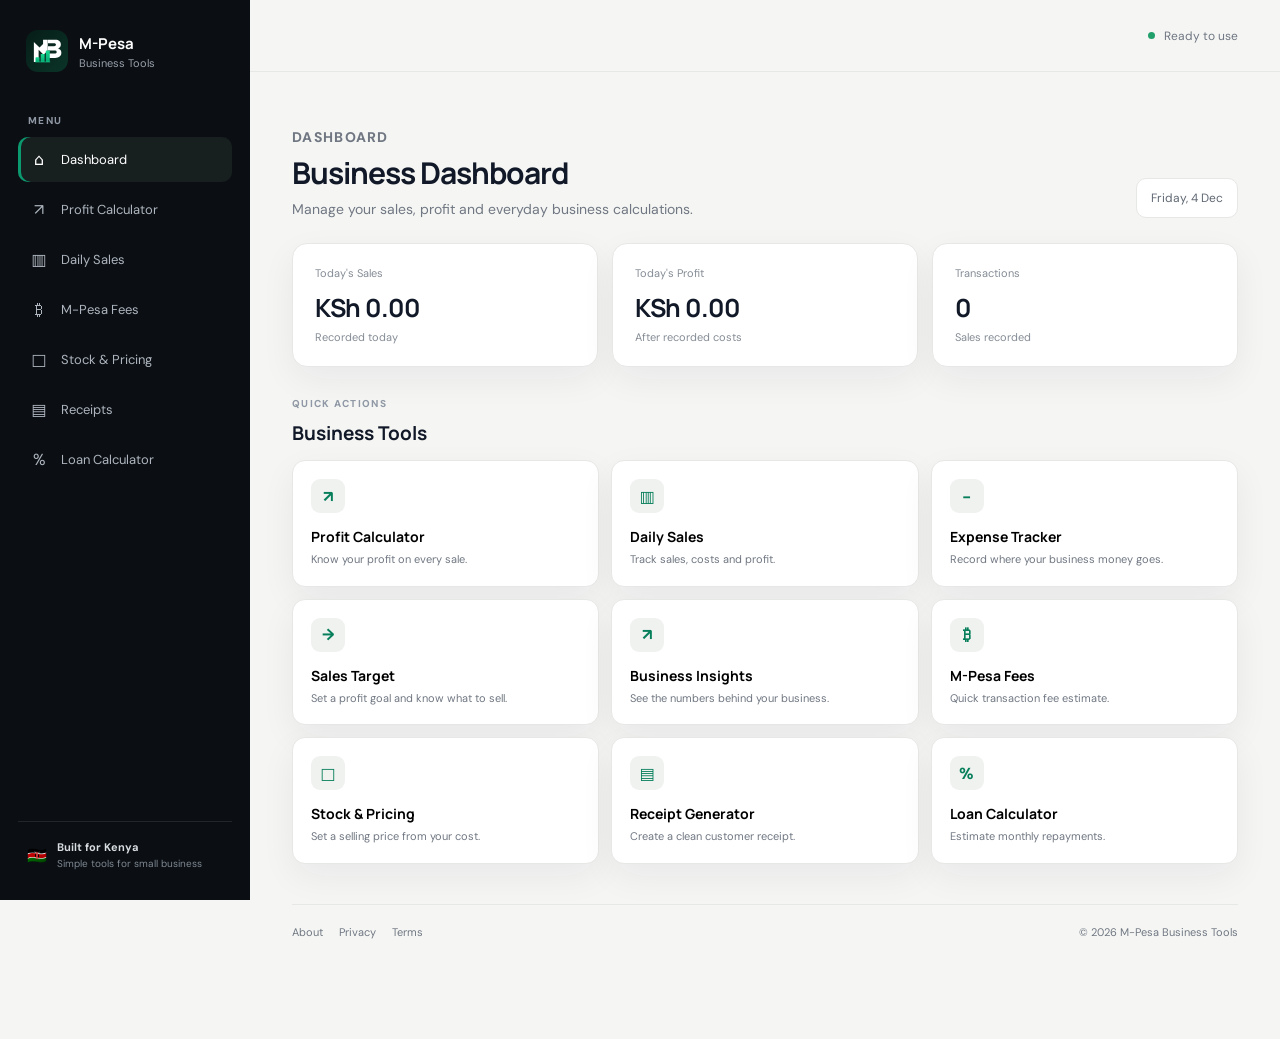
<file: index.html>
<!doctype html>
<html lang="en">
<head>
<meta charset="UTF-8">
<meta name="viewport" content="width=device-width,initial-scale=1,viewport-fit=cover">
<meta name="theme-color" content="#0b0f14">
<meta name="description" content="M-Pesa Business Tools helps Kenyan entrepreneurs track sales, calculate profit, create receipts and manage everyday business numbers.">
<link rel="manifest" href="manifest.webmanifest">
<link rel="icon" href="icon.svg">
<title>M-Pesa Business Tools</title>
<link rel="stylesheet" href="styles.css">
</head>
<body>
<div class="app-shell">
<aside class="sidebar">
  <div class="side-brand"><img class="brand-logo" src="icon.svg" alt="MB logo"><div><strong>M-Pesa</strong><span>Business Tools</span></div></div>
  <div class="side-label">MENU</div>
  <nav class="side-nav">
    <button data-nav="home" class="active"><span class="nav-icon">⌂</span>Dashboard</button>
    <button data-nav="profit"><span class="nav-icon">↗</span>Profit Calculator</button>
    <button data-nav="sales"><span class="nav-icon">▥</span>Daily Sales</button>
    <button data-nav="fees"><span class="nav-icon">₿</span>M-Pesa Fees</button>
    <button data-nav="stock"><span class="nav-icon">□</span>Stock & Pricing</button>
    <button data-nav="receipt"><span class="nav-icon">▤</span>Receipts</button>
    <button data-nav="loan"><span class="nav-icon">%</span>Loan Calculator</button>
  </nav>
  <div class="side-footer"><span>🇰🇪</span><div><strong>Built for Kenya</strong><small>Simple tools for small business</small></div></div>
</aside>

<div class="main-shell">
<header class="topbar">
  <div class="mobile-brand"><img class="brand-logo" src="icon.svg" alt="MB logo"><strong>M-Pesa Business Tools</strong></div>
  <div class="top-actions"><span class="status-dot"></span><span class="online">Ready to use</span><button id="installBtn" class="install-btn hidden">Install App</button></div>
</header>

<main>
<section id="home" class="view active">
  <div class="page-head dashboard-head">
    <div><p class="eyebrow">DASHBOARD</p><h1>Business Dashboard</h1><p>Manage your sales, profit and everyday business calculations.</p></div>
    <div class="date-chip" id="homeDate"></div>
  </div>

  <div class="dashboard-stats">
    <div class="card dashboard-stat"><span>Today's Sales</span><strong id="homeSales">KSh 0.00</strong><small>Recorded today</small></div>
    <div class="card dashboard-stat"><span>Today's Profit</span><strong id="homeProfit">KSh 0.00</strong><small>After recorded costs</small></div>
    <div class="card dashboard-stat"><span>Transactions</span><strong id="homeTransactions">0</strong><small>Sales recorded</small></div>
  </div>

  <div class="section-heading dashboard-section"><div><p class="eyebrow">QUICK ACTIONS</p><h2>Business Tools</h2></div></div>
  <div class="grid" id="toolGrid"></div>
  <div class="dashboard-links"><a href="./about.html">About</a><a href="./privacy.html">Privacy</a><a href="./terms.html">Terms</a><span>© 2026 M-Pesa Business Tools</span></div>
</section>

<section id="profit" class="view tool-page theme-profit">
  <button class="back" data-nav="home">← Dashboard</button>
  <div class="money-head"><div class="page-head"><p class="eyebrow">MONEY TOOL</p><h1>Profit Calculator</h1><p>See exactly what you make on every sale.</p></div><div class="money-art"><span class="money-note">KSh</span><span class="money-coin">+</span></div></div>
  <div class="card form"><label>Buying price <input id="buyPrice" type="number" min="0" placeholder="80"></label><label>Selling price <input id="sellPrice" type="number" min="0" placeholder="120"></label><label>Quantity <input id="qty" type="number" min="1" value="1"></label><button class="primary" onclick="calcProfit()">Calculate Profit <span>→</span></button></div>
  <div id="profitResult" class="result"></div>
</section>

<section id="sales" class="view tool-page theme-sales">
  <button class="back" data-nav="home">← Dashboard</button>
  <div class="money-head"><div class="sectionTitle"><div><p class="eyebrow">MONEY TRACKER</p><h1>Daily Sales</h1><p id="salesDate"></p></div><button class="small" onclick="clearSales()">Clear day</button></div><div class="money-art"><span class="money-note">KSh</span><span class="money-coin">+</span></div></div>
  <div class="card form"><label>Product / service <input id="saleName" placeholder="e.g. Samosa"></label><div class="two"><label>Sale amount <input id="saleAmount" type="number" min="0" placeholder="50"></label><label>Cost <input id="saleCost" type="number" min="0" placeholder="25"></label></div><button class="primary" onclick="addSale()">+ Add Sale</button></div>
  <div id="salesList"></div><div id="salesSummary" class="result"></div>
</section>

<section id="fees" class="view tool-page theme-fees">
  <button class="back" data-nav="home">← Dashboard</button>
  <div class="money-head"><div class="page-head"><p class="eyebrow">MONEY TOOL</p><h1>M-Pesa Fee Calculator</h1><p>Get a quick transaction fee estimate.</p></div><div class="money-art"><span class="money-note">KSh</span><span class="money-coin">↔</span></div></div>
  <div class="notice">Use this as an estimate and confirm the current Safaricom tariff before relying on it.</div>
  <div class="card form"><label>Amount <input id="feeAmount" type="number" min="0" placeholder="1000"></label><label>Transaction type<select id="feeType"><option value="send">Send money</option><option value="withdraw">Withdrawal</option><option value="deposit">Deposit</option></select></label><button class="primary" onclick="calcFee()">Calculate Fee <span>→</span></button></div>
  <div id="feeResult" class="result"></div>
</section>

<section id="stock" class="view tool-page theme-stock">
  <button class="back" data-nav="home">← Dashboard</button>
  <div class="money-head"><div class="page-head"><p class="eyebrow">MONEY TOOL</p><h1>Stock & Pricing</h1><p>Find a selling price that protects your margin.</p></div><div class="money-art"><span class="money-note">KSh</span><span class="money-coin">%</span></div></div>
  <div class="card form"><label>Purchase cost <input id="stockCost" type="number" min="0" placeholder="100"></label><label>Desired profit margin % <input id="margin" type="number" min="0" max="99" value="30"></label><label>Quantity <input id="stockQty" type="number" min="1" value="1"></label><button class="primary" onclick="calcStock()">Calculate Price <span>→</span></button></div>
  <div id="stockResult" class="result"></div>
</section>

<section id="expenses" class="view tool-page theme-expenses">
  <button class="back" data-nav="home">← Dashboard</button>
  <div class="money-head"><div class="page-head"><p class="eyebrow">MONEY TRACKER</p><h1>Expense Tracker</h1><p>Keep your business costs visible and under control.</p></div><div class="money-art"><span class="money-note">KSh</span><span class="money-coin">−</span></div></div>
  <div class="card form"><label>Expense name <input id="expenseName" placeholder="e.g. Transport"></label><div class="two"><label>Amount <input id="expenseAmount" type="number" min="0" placeholder="500"></label><label>Category<select id="expenseCategory"><option>Stock</option><option>Transport</option><option>Rent</option><option>Food</option><option>Airtime</option><option>Utilities</option><option>Other</option></select></label></div><button class="primary" onclick="addExpense()">+ Add Expense</button></div>
  <div id="expenseList"></div><div id="expenseSummary" class="result"></div>
</section>

<section id="target" class="view tool-page theme-target">
  <button class="back" data-nav="home">← Dashboard</button>
  <div class="money-head"><div class="page-head"><p class="eyebrow">MONEY TARGET</p><h1>Sales Target</h1><p>Set a goal and know what you need to sell today.</p></div><div class="money-art"><span class="money-note">KSh</span><span class="money-coin">→</span></div></div>
  <div class="card form"><label>Daily profit target <input id="targetAmount" type="number" min="0" placeholder="3000"></label><label>Average profit per sale <input id="targetProfit" type="number" min="0" placeholder="100"></label><button class="primary" onclick="calcTarget()">Calculate My Target <span>→</span></button></div>
  <div id="targetResult" class="result"></div>
</section>

<section id="insights" class="view tool-page theme-insights">
  <button class="back" data-nav="home">← Dashboard</button>
  <div class="money-head"><div class="page-head"><p class="eyebrow">BUSINESS INSIGHTS</p><h1>Today's Numbers</h1><p>Turn your records into a simple business picture.</p></div><div class="money-art"><span class="money-note">KSh</span><span class="money-coin">↗</span></div></div>
  <div id="insightCards" class="insight-grid"></div>
  <div class="card insight-message" id="insightMessage"></div>
  <div class="card report-card">
    <div class="report-top">
      <div><p class="eyebrow">PAID BUSINESS REPORT</p><h2>Full Business Report</h2><p>Get a printable report of your recorded sales, expenses, profit and key numbers.</p></div>
      <div class="report-price">KSh 100</div>
    </div>
    <div class="payment-box">
      <strong>Pay KSh 100 via M-Pesa</strong>
      <p>Send KSh 100 to <b id="paymentNumber"></b></p>
      <button class="copy-pay" onclick="copyPaymentNumber()">Copy number</button>
      <label>Enter your M-Pesa transaction code <input id="reportCode" type="text" maxlength="20" placeholder="e.g. QAB123XYZ"></label>
      <button class="primary report-btn" onclick="submitReportPayment()">I Have Paid — Generate Report <span>→</span></button>
      <small class="payment-note">Payment is manually verified. Keep your M-Pesa confirmation message. Your report should only be treated as unlocked after the payment has been confirmed.</small>
    </div>
    <div id="reportOutput"></div>
  </div>
  <div class="card report-card">
    <div class="report-top">
      <div><p class="eyebrow">PAID BUSINESS REPORT</p><h2>Full Business Report</h2><p>Get a printable report of your recorded sales, expenses, profit and key numbers.</p></div>
      <div class="report-price">KSh 100</div>
    </div>
    <div class="payment-box">
      <strong>Pay KSh 100 via M-Pesa</strong>
      <p>Send KSh 100 to <b>0714082665</b></p>
      <button class="copy-pay" onclick="copyPaymentNumber()">Copy number</button>
      <label>Enter your M-Pesa transaction code <input id="reportCode" type="text" maxlength="20" placeholder="e.g. QAB123XYZ"></label>
      <button class="primary report-btn" onclick="submitReportPayment()">I Have Paid — Generate Report <span>→</span></button>
      <small class="payment-note">Payment is manually verified. Keep your M-Pesa confirmation message. Your report should only be treated as unlocked after the payment has been confirmed.</small>
    </div>
    <div id="reportOutput"></div>
  </div>
</section>

<section id="receipt" class="view tool-page theme-receipt">
  <button class="back" data-nav="home">← Dashboard</button>
  <div class="money-head"><div class="page-head"><p class="eyebrow">MONEY TOOL</p><h1>Receipt Generator</h1><p>Create a clean receipt and share it on WhatsApp.</p></div><div class="money-art"><span class="money-note">KSh</span><span class="money-coin">✓</span></div></div>
  <div class="card form"><label>Business name <input id="bizName" placeholder="My Business"></label><label>Customer <input id="customer" placeholder="Customer name"></label><label>Item <input id="receiptItem" placeholder="Product"></label><div class="two"><label>Quantity <input id="receiptQty" type="number" value="1"></label><label>Price <input id="receiptPrice" type="number" placeholder="100"></label></div><button class="primary" onclick="makeReceipt()">Generate Receipt <span>→</span></button></div>
  <div id="receiptOutput"></div>
</section>

<section id="loan" class="view tool-page theme-loan">
  <button class="back" data-nav="home">← Dashboard</button>
  <div class="money-head"><div class="page-head"><p class="eyebrow">MONEY TOOL</p><h1>Loan Calculator</h1><p>Estimate monthly repayments before you borrow.</p></div><div class="money-art"><span class="money-note">KSh</span><span class="money-coin">%</span></div></div>
  <div class="card form"><label>Loan amount <input id="loanAmount" type="number" placeholder="60000"></label><label>Annual interest % <input id="loanRate" type="number" value="18"></label><label>Term (months) <input id="loanMonths" type="number" value="6"></label><button class="primary" onclick="calcLoan()">Calculate Repayment <span>→</span></button></div>
  <div id="loanResult" class="result"></div>
</section>
</main>

<nav class="mobile-nav">
<button data-nav="home"><span>⌂</span>Home</button><button data-nav="profit"><span>↗</span>Profit</button><button data-nav="sales"><span>▥</span>Sales</button><button data-nav="receipt"><span>▤</span>Receipt</button>
</nav>
</div>
</div>
<script src="app.js"></script>
</body>
</html>
</file>
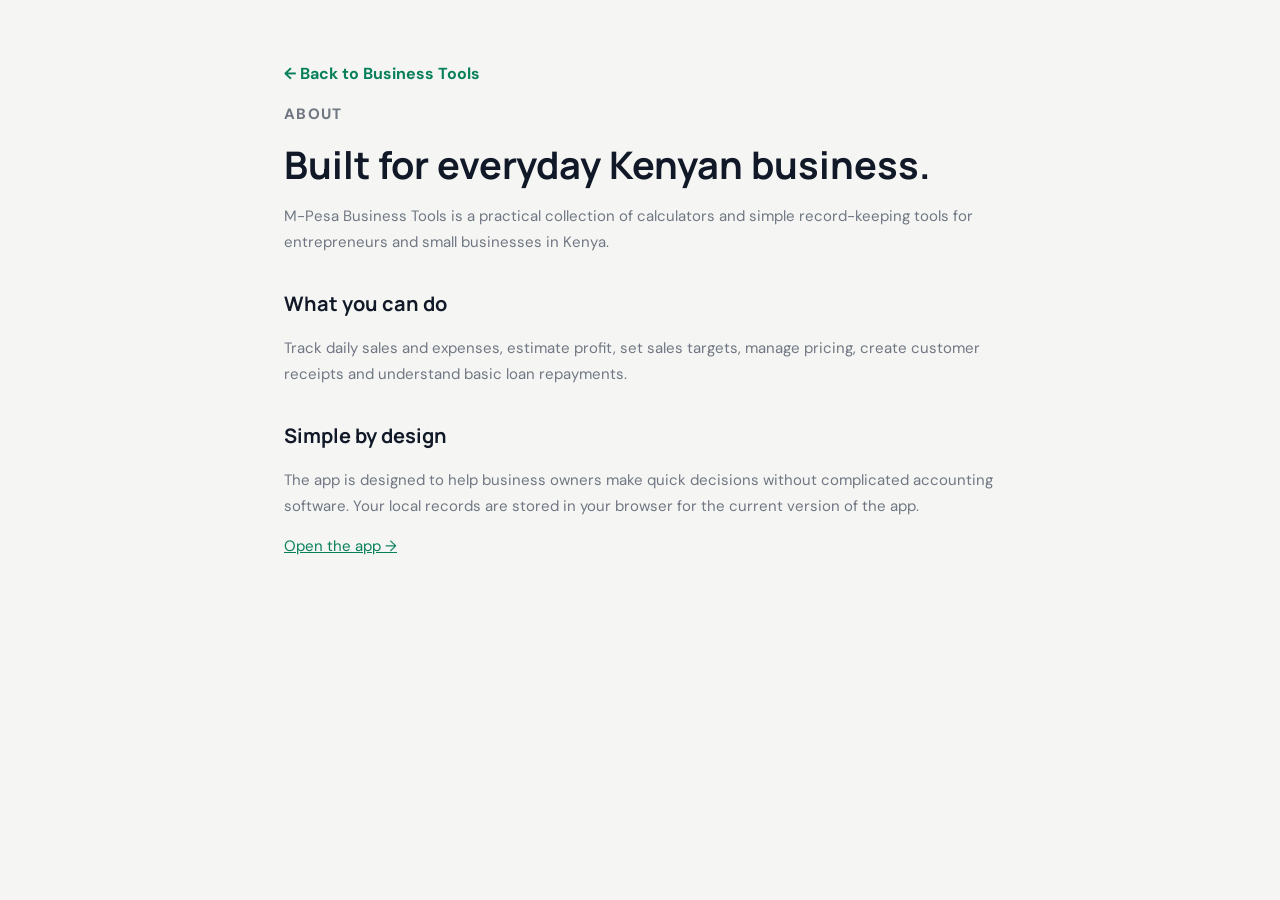
<file: about.html>
<!doctype html><html lang="en"><head><meta charset="utf-8"><meta name="viewport" content="width=device-width,initial-scale=1"><title>About — M-Pesa Business Tools</title><link rel="stylesheet" href="styles.css"></head><body><main class="content-page"><a href="./">← Back to Business Tools</a><p class="eyebrow">ABOUT</p><h1>Built for everyday Kenyan business.</h1><p>M-Pesa Business Tools is a practical collection of calculators and simple record-keeping tools for entrepreneurs and small businesses in Kenya.</p><h2>What you can do</h2><p>Track daily sales and expenses, estimate profit, set sales targets, manage pricing, create customer receipts and understand basic loan repayments.</p><h2>Simple by design</h2><p>The app is designed to help business owners make quick decisions without complicated accounting software. Your local records are stored in your browser for the current version of the app.</p><p><a href="./">Open the app →</a></p></main></body></html>
</file>
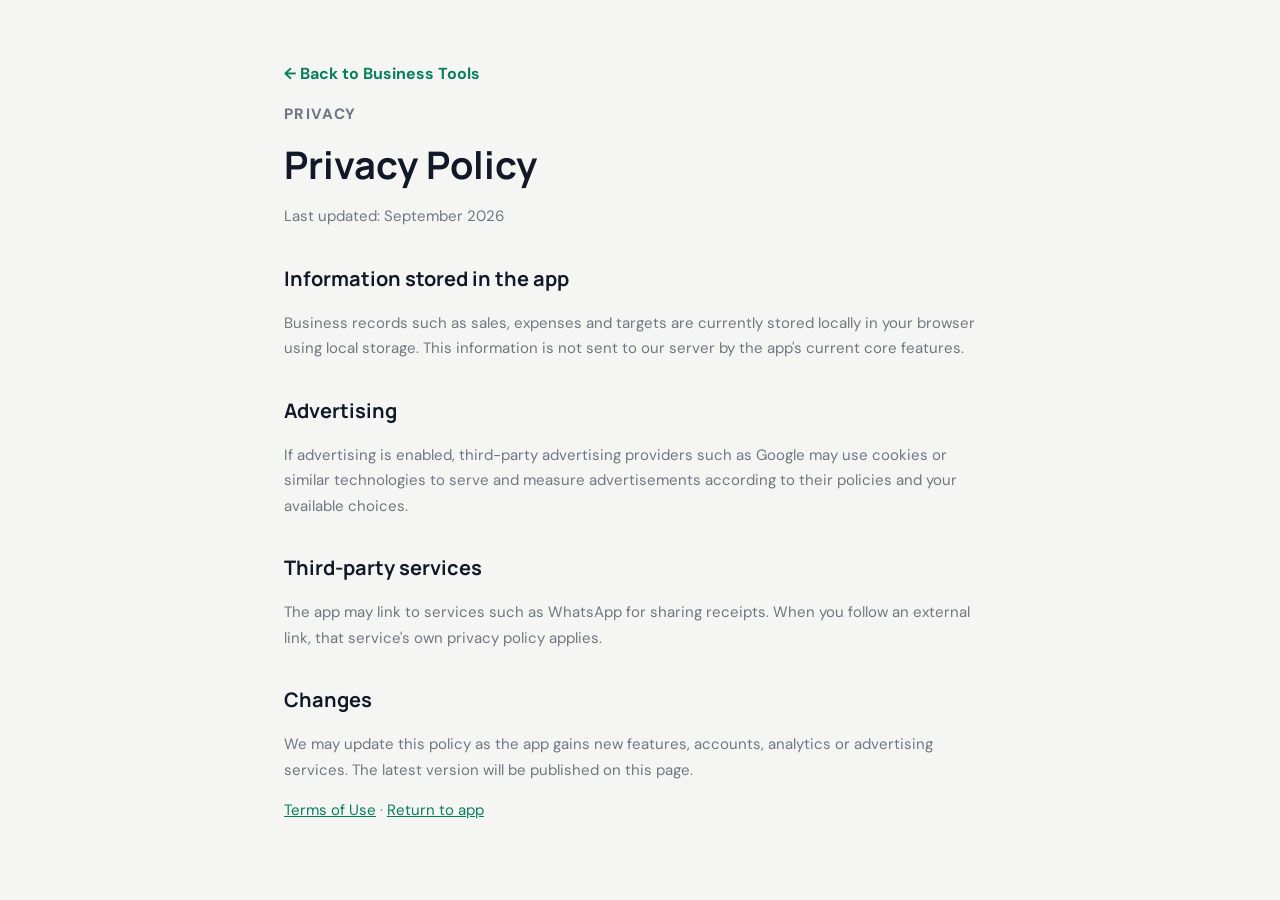
<file: privacy.html>
<!doctype html><html lang="en"><head><meta charset="utf-8"><meta name="viewport" content="width=device-width,initial-scale=1"><title>Privacy Policy — M-Pesa Business Tools</title><link rel="stylesheet" href="styles.css"></head><body><main class="content-page"><a href="./">← Back to Business Tools</a><p class="eyebrow">PRIVACY</p><h1>Privacy Policy</h1><p>Last updated: September 2026</p><h2>Information stored in the app</h2><p>Business records such as sales, expenses and targets are currently stored locally in your browser using local storage. This information is not sent to our server by the app's current core features.</p><h2>Advertising</h2><p>If advertising is enabled, third-party advertising providers such as Google may use cookies or similar technologies to serve and measure advertisements according to their policies and your available choices.</p><h2>Third-party services</h2><p>The app may link to services such as WhatsApp for sharing receipts. When you follow an external link, that service's own privacy policy applies.</p><h2>Changes</h2><p>We may update this policy as the app gains new features, accounts, analytics or advertising services. The latest version will be published on this page.</p><p><a href="./terms.html">Terms of Use</a> · <a href="./">Return to app</a></p></main></body></html>
</file>
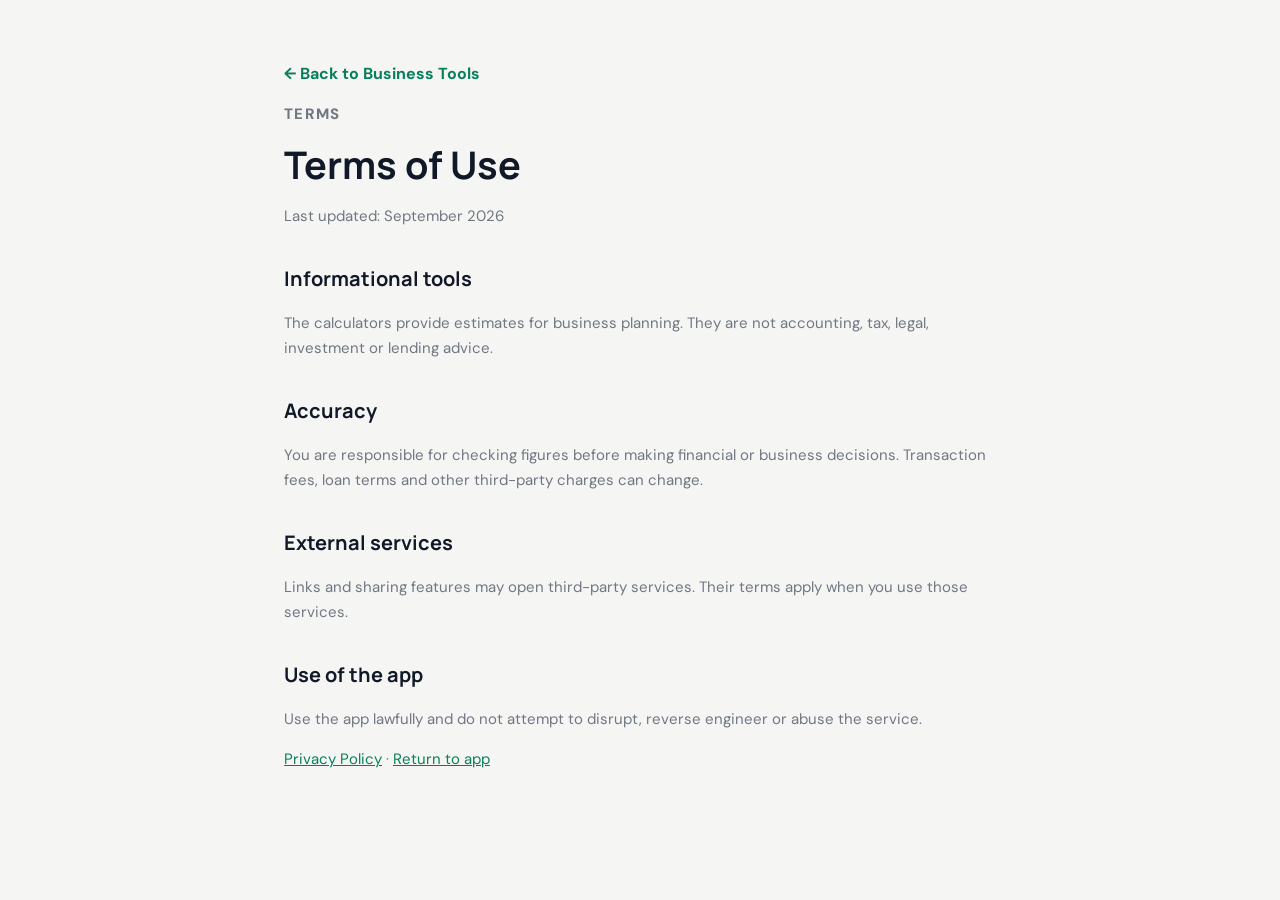
<file: terms.html>
<!doctype html><html lang="en"><head><meta charset="utf-8"><meta name="viewport" content="width=device-width,initial-scale=1"><title>Terms of Use — M-Pesa Business Tools</title><link rel="stylesheet" href="styles.css"></head><body><main class="content-page"><a href="./">← Back to Business Tools</a><p class="eyebrow">TERMS</p><h1>Terms of Use</h1><p>Last updated: September 2026</p><h2>Informational tools</h2><p>The calculators provide estimates for business planning. They are not accounting, tax, legal, investment or lending advice.</p><h2>Accuracy</h2><p>You are responsible for checking figures before making financial or business decisions. Transaction fees, loan terms and other third-party charges can change.</p><h2>External services</h2><p>Links and sharing features may open third-party services. Their terms apply when you use those services.</p><h2>Use of the app</h2><p>Use the app lawfully and do not attempt to disrupt, reverse engineer or abuse the service.</p><p><a href="./privacy.html">Privacy Policy</a> · <a href="./">Return to app</a></p></main></body></html>
</file>
<file: styles.css>
@import url('https://fonts.googleapis.com/css2?family=DM+Sans:wght@400;500;600;700&family=Manrope:wght@600;700;800&display=swap');
:root{--bg:#f5f6f4;--surface:#fff;--ink:#111827;--muted:#707782;--line:#e6e8e5;--green:#087f5b;--green2:#0b9a70;--green-soft:#e7f5ef;--dark:#0b0f14;--shadow:0 12px 35px rgba(17,24,39,.06)}
*{box-sizing:border-box}html{background:var(--bg)}body{margin:0;font-family:'DM Sans',system-ui,sans-serif;color:var(--ink);background:var(--bg)}button,input,select{font:inherit}button{cursor:pointer}.app-shell{min-height:100vh;display:flex}.sidebar{width:250px;background:var(--dark);color:#fff;position:fixed;inset:0 auto 0 0;padding:28px 18px;display:flex;flex-direction:column;z-index:20}.side-brand{display:flex;align-items:center;gap:11px;margin:2px 8px 42px}.side-brand strong{font-family:Manrope;font-size:15px;display:block}.side-brand span{font-size:11px;color:#98a0aa;display:block;margin-top:2px}.brand-logo{width:42px;height:42px;border-radius:12px;display:block;flex:0 0 auto}.side-label,.eyebrow{font-size:10px;letter-spacing:1.3px;font-weight:800;color:#8f98a4}.side-label{padding:0 10px 10px}.side-nav{display:grid;gap:5px}.side-nav button{border:0;background:transparent;color:#aeb5be;text-align:left;padding:12px 11px;border-radius:10px;display:flex;align-items:center;gap:12px;font-size:13px}.side-nav button:hover,.side-nav button.active{background:#18201f;color:#fff}.side-nav button.active{box-shadow:inset 3px 0 0 var(--green2)}.nav-icon{width:20px;text-align:center;font-size:16px}.side-footer{margin-top:auto;border-top:1px solid #20262b;padding:18px 9px 2px;display:flex;gap:10px;align-items:center;color:#d8dde1}.side-footer strong,.side-footer small{display:block}.side-footer strong{font-size:11px}.side-footer small{font-size:10px;color:#7e8791;margin-top:3px}.main-shell{margin-left:250px;width:calc(100% - 250px);min-height:100vh}.topbar{height:72px;border-bottom:1px solid var(--line);background:rgba(245,246,244,.92);backdrop-filter:blur(12px);display:flex;align-items:center;justify-content:flex-end;padding:0 42px;position:sticky;top:0;z-index:10}.top-actions{display:flex;align-items:center;gap:9px;color:var(--muted);font-size:12px}.status-dot{width:7px;height:7px;border-radius:50%;background:#22a06b}.install-btn{border:1px solid var(--line);background:#fff;border-radius:9px;padding:9px 13px;font-weight:700;margin-left:10px}.mobile-brand{display:none}main{max-width:1120px;margin:0 auto;padding:42px 42px 100px}.view{display:none}.view.active{display:block}.welcome{display:flex;justify-content:space-between;gap:20px;align-items:flex-end;margin-bottom:28px}.welcome h1,.page-head h1,.sectionTitle h1{font-family:Manrope;margin:6px 0 7px;font-size:31px;letter-spacing:-1px}.subtext,.page-head p,.sectionTitle p{color:var(--muted);margin:0;font-size:14px}.date-chip{background:#fff;border:1px solid var(--line);padding:11px 14px;border-radius:10px;color:#606873;font-size:12px;white-space:nowrap}.overview{display:grid;grid-template-columns:1.4fr 1fr 1fr;gap:14px;margin-bottom:36px}.overview-card{background:#fff;border:1px solid var(--line);border-radius:14px;padding:20px 21px;box-shadow:var(--shadow)}.overview-card.primary-overview{background:var(--dark);color:#fff;border-color:var(--dark)}.overview-card span,.overview-card small{display:block;font-size:11px;color:#858c95}.primary-overview span,.primary-overview small{color:#aeb6bd}.overview-card strong{font-family:Manrope;display:block;font-size:26px;margin:10px 0 5px;letter-spacing:-.6px}.section-heading{margin-bottom:14px}.section-heading h2{font-family:Manrope;font-size:18px;margin:4px 0}.quick-grid{display:grid;grid-template-columns:repeat(3,1fr);gap:12px;margin-bottom:38px}.quick-action{border:1px solid var(--line);background:#fff;border-radius:13px;padding:16px;display:flex;align-items:center;gap:13px;text-align:left;box-shadow:var(--shadow);transition:.15s}.quick-action:hover,.tool:hover{transform:translateY(-2px);box-shadow:0 16px 30px rgba(17,24,39,.09)}.quick-action b{margin-left:auto;color:#9aa1a9}.qa-icon{width:36px;height:36px;border-radius:10px;background:#eef1ef;display:grid;place-items:center;color:var(--ink);font-weight:800}.green-action .qa-icon{background:var(--green-soft);color:var(--green)}.quick-action strong,.quick-action small{display:block}.quick-action strong{font-size:13px}.quick-action small{font-size:10px;color:var(--muted);margin-top:3px}.tools-heading{margin-bottom:13px}.grid{display:grid;grid-template-columns:repeat(3,1fr);gap:12px}.tool{border:1px solid var(--line);background:#fff;border-radius:13px;padding:18px;text-align:left;min-height:124px;transition:.15s;box-shadow:var(--shadow)}.tool .icon{width:34px;height:34px;border-radius:9px;background:#f0f2f0;display:grid;place-items:center;font-weight:800;color:var(--green);font-size:16px}.tool h3{font-family:Manrope;font-size:14px;margin:14px 0 5px}.tool p{font-size:11px;color:var(--muted);margin:0;line-height:1.5}.page-head{margin:14px 0 25px}.page-head h1{font-size:30px}.card{background:#fff;border:1px solid var(--line);border-radius:15px;padding:22px;margin:0 0 16px;box-shadow:var(--shadow);max-width:720px}.form{display:grid;gap:15px}.form label{font-size:12px;font-weight:700}.form input,.form select{display:block;width:100%;margin-top:7px;padding:13px 14px;border:1px solid #dfe3df;border-radius:9px;background:#fbfcfb;color:var(--ink);outline:0}.form input:focus,.form select:focus{border-color:var(--green);box-shadow:0 0 0 3px rgba(8,127,91,.08)}.two{display:grid;grid-template-columns:1fr 1fr;gap:12px}.primary{border:0;background:var(--green);color:#fff;padding:13px 16px;border-radius:9px;font-weight:800;text-align:center}.primary:hover{background:#076f50}.primary span{float:right}.result{max-width:720px}.stat{background:#fff;border:1px solid var(--line);border-radius:12px;padding:16px;margin:9px 0;box-shadow:var(--shadow)}.stat strong{display:block;font-family:Manrope;font-size:22px;margin-top:5px}.muted{color:var(--muted);font-size:12px}.back{border:0;background:transparent;padding:0;color:var(--green);font-size:12px;font-weight:800}.sectionTitle{display:flex;align-items:flex-end;justify-content:space-between;margin:14px 0 25px}.small{border:1px solid var(--line);background:#fff;border-radius:8px;padding:9px 12px;font-size:11px}.notice{max-width:720px;background:#fff8e6;border:1px solid #f0dfb4;color:#765c20;border-radius:10px;padding:12px 14px;font-size:11px;margin-bottom:14px}.sale{display:flex;justify-content:space-between;background:#fff;border:1px solid var(--line);padding:14px;border-radius:10px;margin:7px 0;max-width:720px}.sale b,.sale small{display:block}.sale small{font-size:10px;color:var(--muted);margin-top:3px}.receipt{background:#fff;border:1px solid var(--line);border-radius:14px;padding:24px;margin-top:16px;max-width:480px;box-shadow:var(--shadow)}.receipt h3{text-align:center;margin-top:0;font-family:Manrope}.receipt .line{display:flex;justify-content:space-between;padding:10px 0;border-bottom:1px solid var(--line)}.mobile-nav{display:none}.hidden{display:none}@media(max-width:900px){.sidebar{display:none}.main-shell{margin-left:0;width:100%}.topbar{height:64px;padding:0 18px;justify-content:space-between}.mobile-brand{display:flex;align-items:center;gap:9px;font-size:13px}.mobile-brand .brand-logo{width:35px;height:35px;border-radius:10px}.online{display:none}main{padding:28px 18px 96px}.welcome{align-items:flex-start;display:block}.welcome h1{font-size:27px}.date-chip{display:inline-block;margin-top:14px}.overview{grid-template-columns:1fr 1fr}.overview-card:first-child{grid-column:1/-1}.quick-grid,.grid{grid-template-columns:1fr 1fr}.mobile-nav{display:grid;position:fixed;bottom:0;left:0;right:0;background:rgba(255,255,255,.96);backdrop-filter:blur(14px);border-top:1px solid var(--line);grid-template-columns:repeat(4,1fr);padding:8px 8px calc(8px + env(safe-area-inset-bottom));z-index:30}.mobile-nav button{border:0;background:transparent;color:#858c95;font-size:9px}.mobile-nav button span{display:block;font-size:18px;margin-bottom:3px}.mobile-nav button.active{color:var(--green)}.top-actions{gap:0}.page-head h1,.sectionTitle h1{font-size:26px}}@media(max-width:560px){.overview{gap:8px}.overview-card{padding:15px}.overview-card strong{font-size:20px}.quick-grid,.grid{grid-template-columns:1fr}.quick-action{min-height:70px}.tool{min-height:100px}.two{grid-template-columns:1fr}.welcome h1{font-size:24px}.topbar{border-bottom:1px solid var(--line)}}
.dashboard-head{display:flex;justify-content:space-between;align-items:flex-end;gap:20px;margin-top:14px;margin-bottom:25px}.dashboard-stats{display:grid;grid-template-columns:repeat(3,1fr);gap:14px;margin-bottom:30px}.dashboard-stat{max-width:none;margin:0;padding:22px}.dashboard-stat span,.dashboard-stat small{display:block;font-size:11px;color:#858c95}.dashboard-stat strong{display:block;font-family:Manrope;font-size:25px;margin:10px 0 5px;letter-spacing:-.5px}.dashboard-section{margin-top:6px}.dashboard-section h2{font-size:19px}
@media(max-width:900px){.dashboard-head{display:block}.dashboard-stats{grid-template-columns:1fr 1fr}.dashboard-stat:first-child{grid-column:1/-1}.dashboard-stat{padding:18px}.dashboard-stat strong{font-size:22px}}@media(max-width:560px){.dashboard-stats{grid-template-columns:1fr}.dashboard-stat:first-child{grid-column:auto}}

/* Distinct tool designs — sidebar/navigation stays unchanged */
.tool-page{--accent:#172033;--accent-soft:#edf0f5;--accent-dark:#0d1320;--button:#172033}
.tool-page .back{color:var(--accent)}
.tool-page .eyebrow{color:var(--accent)}
.tool-page .page-head h1,.tool-page .sectionTitle h1{letter-spacing:-1.2px}
.tool-page .card{border:1px solid #e1e4e8;box-shadow:0 18px 45px rgba(20,28,40,.08)}
.tool-page .form input:focus,.tool-page .form select:focus{border-color:var(--accent);box-shadow:0 0 0 3px color-mix(in srgb,var(--accent) 10%,transparent)}
.tool-page .primary{background:var(--button)}
.tool-page .primary:hover{background:var(--accent-dark)}
.tool-page .small{color:var(--accent)}
.tool-page .result .stat{border-left:4px solid var(--accent)}
.theme-profit{--accent:#a56a00;--accent-soft:#fff4dc;--accent-dark:#774b00;--button:#182235}
.theme-sales{--accent:#2463a8;--accent-soft:#eaf2fb;--accent-dark:#174574;--button:#2463a8}
.theme-fees{--accent:#6b4bb8;--accent-soft:#f0ebfa;--accent-dark:#49317f;--button:#6b4bb8}
.theme-stock{--accent:#c55a25;--accent-soft:#fff0e8;--accent-dark:#8e3e18;--button:#c55a25}
.theme-receipt{--accent:#344054;--accent-soft:#eef1f5;--accent-dark:#1f2937;--button:#344054}
.theme-loan{--accent:#9b3d4d;--accent-soft:#faecef;--accent-dark:#702a36;--button:#9b3d4d}

/* Each page gets its own visual header treatment */
.tool-page .money-head{position:relative;padding:24px 26px 22px;border-radius:18px;margin:14px 0 20px;background:var(--accent-soft);border:1px solid color-mix(in srgb,var(--accent) 15%,#fff);overflow:hidden}
.tool-page .money-head:after{content:"";position:absolute;width:180px;height:180px;border-radius:50%;right:-70px;top:-100px;background:color-mix(in srgb,var(--accent) 12%,transparent)}
.tool-page .money-head .page-head{position:relative;z-index:1}
.tool-page .money-head .eyebrow{color:var(--accent)}
.tool-page .money-head h1{font-size:34px}
.tool-page .money-head .money-art{z-index:2}
.tool-page .money-note{background:#fff;border-color:color-mix(in srgb,var(--accent) 25%,#fff);color:var(--accent)}
.tool-page .money-coin{background:var(--accent);border-color:#fff}

/* Profit: premium dark calculator */
.theme-profit .card.form{border-top:4px solid #a56a00}
.theme-profit .primary{font-family:Manrope}

/* Sales: ledger feel */
.theme-sales .card.form{border-top:4px solid #2463a8}
.theme-sales .sale{border-left:4px solid #2463a8}

/* Fees: transaction feel */
.theme-fees .notice{background:#f4f0fb;border-color:#ddd3f0;color:#57408b}
.theme-fees .card.form{border-top:4px solid #6b4bb8}

/* Stock: retail/pricing feel */
.theme-stock .card.form{border-top:4px solid #c55a25}

/* Receipt: paper/document feel */
.theme-receipt .card.form{border-top:4px solid #344054}
.theme-receipt .receipt{border-top:5px solid #344054;box-shadow:0 18px 35px rgba(31,41,55,.10)}

/* Loan: finance feel */
.theme-loan .card.form{border-top:4px solid #9b3d4d}

/* Remove old green content accents without touching the navigation */
.tool-page .qa-icon,.tool-page .tool .icon{color:var(--accent)}
@media(max-width:700px){
.tool-page .money-head{padding:20px}
.tool-page .money-head h1{font-size:28px}
}

/* New money features */
.theme-expenses{--accent:#b14d3b;--accent-soft:#fff0ed;--accent-dark:#7f3428;--button:#b14d3b}
.theme-target{--accent:#176b61;--accent-soft:#e8f5f2;--accent-dark:#104c45;--button:#176b61}
.theme-insights{--accent:#5546a8;--accent-soft:#efedfb;--accent-dark:#3b3179;--button:#5546a8}
.theme-expenses .card.form,.theme-target .card.form,.theme-insights .card.form{border-top:4px solid var(--accent)}
.theme-expenses .primary,.theme-target .primary,.theme-insights .primary{background:var(--button)}
.expense-row{border-left:4px solid #b14d3b}
.insight-grid{display:grid;grid-template-columns:repeat(3,1fr);gap:12px;max-width:940px;margin-bottom:14px}
.insight-card{background:#fff;border:1px solid var(--line);border-radius:14px;padding:19px;box-shadow:var(--shadow)}
.insight-card span,.insight-card small{display:block;color:var(--muted);font-size:11px}
.insight-card strong{display:block;font-family:Manrope;font-size:21px;margin:9px 0 5px;letter-spacing:-.4px}
.insight-message{max-width:940px;border-left:4px solid #5546a8}
.insight-message strong{font-family:Manrope;font-size:14px}
.insight-message p{font-size:12px;line-height:1.6;color:var(--muted);margin:7px 0 0}
@media(max-width:700px){.insight-grid{grid-template-columns:1fr 1fr}}
@media(max-width:500px){.insight-grid{grid-template-columns:1fr}}

.content-page{max-width:760px;margin:0 auto;padding:60px 24px;color:var(--ink);line-height:1.7}.content-page>a{color:var(--green);font-weight:700;text-decoration:none}.content-page h1{font-family:Manrope;font-size:38px;line-height:1.15;margin:12px 0 18px}.content-page h2{font-family:Manrope;font-size:20px;margin:32px 0 8px}.content-page p{color:var(--muted);font-size:15px}.content-page a{color:var(--green)}.dashboard-links{display:flex;flex-wrap:wrap;gap:16px;align-items:center;margin-top:40px;padding-top:20px;border-top:1px solid var(--line);font-size:11px;color:var(--muted)}.dashboard-links a{color:var(--muted);text-decoration:none}.dashboard-links a:hover{color:var(--ink)}.dashboard-links span{margin-left:auto}@media(max-width:600px){.content-page{padding:35px 18px}.content-page h1{font-size:30px}.dashboard-links span{width:100%;margin-left:0}}

.report-card{max-width:940px;margin-top:16px;border-top:4px solid #5546a8}.report-top{display:flex;justify-content:space-between;gap:20px;align-items:flex-start}.report-top h2{font-family:Manrope;margin:4px 0 6px;font-size:20px}.report-top p{color:var(--muted);font-size:12px;margin:0;line-height:1.5}.report-price{font-family:Manrope;font-size:22px;white-space:nowrap}.payment-box{margin-top:18px;padding:18px;background:#f7f6fc;border:1px solid #e2def1;border-radius:12px}.payment-box>strong{display:block;font-family:Manrope;font-size:14px}.payment-box>p{font-size:12px;color:var(--muted)}.copy-pay{border:1px solid #d7d2e8;background:#fff;border-radius:8px;padding:8px 11px;font-size:11px;font-weight:700;margin-bottom:13px}.payment-box label{display:block;font-size:11px;font-weight:700}.payment-box input{display:block;width:100%;margin-top:7px;padding:12px;border:1px solid #dfe3df;border-radius:9px;background:#fff}.report-btn{width:100%;margin-top:12px}.payment-note{display:block;color:#77718b;font-size:10px;line-height:1.5;margin-top:10px}.full-report{margin-top:18px;border:1px solid #dddfe3;background:#fff;padding:22px;border-radius:12px}.report-brand{display:flex;justify-content:space-between;gap:20px;border-bottom:1px solid var(--line);padding-bottom:14px}.report-brand b,.report-brand small{display:block}.report-brand small{font-size:10px;color:var(--muted);margin-top:3px}.report-brand>span{font-size:10px;color:var(--muted)}.report-verified{margin:14px 0;padding:9px 11px;background:#fff8e6;border:1px solid #f0dfb4;border-radius:8px;font-size:10px;color:#765c20}.report-summary{display:grid;grid-template-columns:repeat(3,1fr);gap:9px;margin:16px 0 22px}.report-summary div{background:#f7f8f7;border-radius:9px;padding:12px}.report-summary span{display:block;font-size:10px;color:var(--muted)}.report-summary b{display:block;font-family:Manrope;margin-top:4px;font-size:15px}.full-report h3{font-family:Manrope;font-size:13px;margin:18px 0 8px}.report-row{display:flex;justify-content:space-between;border-bottom:1px solid #eef0ee;padding:9px 0;font-size:11px}.report-row small{color:var(--muted);margin-left:5px}.report-actions{margin-top:18px}@media(max-width:600px){.report-top,.report-brand{display:block}.report-price{margin-top:10px}.report-summary{grid-template-columns:1fr 1fr}}@media print{body{background:#fff}.sidebar,.topbar,.mobile-nav,.back,.report-card>.report-top,.payment-box,.dashboard-links{display:none!important}.main-shell{margin:0;width:100%}main{padding:0}.view{display:none!important}.view#insights{display:block!important}.insight-grid,.insight-message{display:none!important}.report-card{display:block!important;border:0;box-shadow:none;margin:0;max-width:none}.full-report{border:0}.report-actions{display:none}}
</file>
